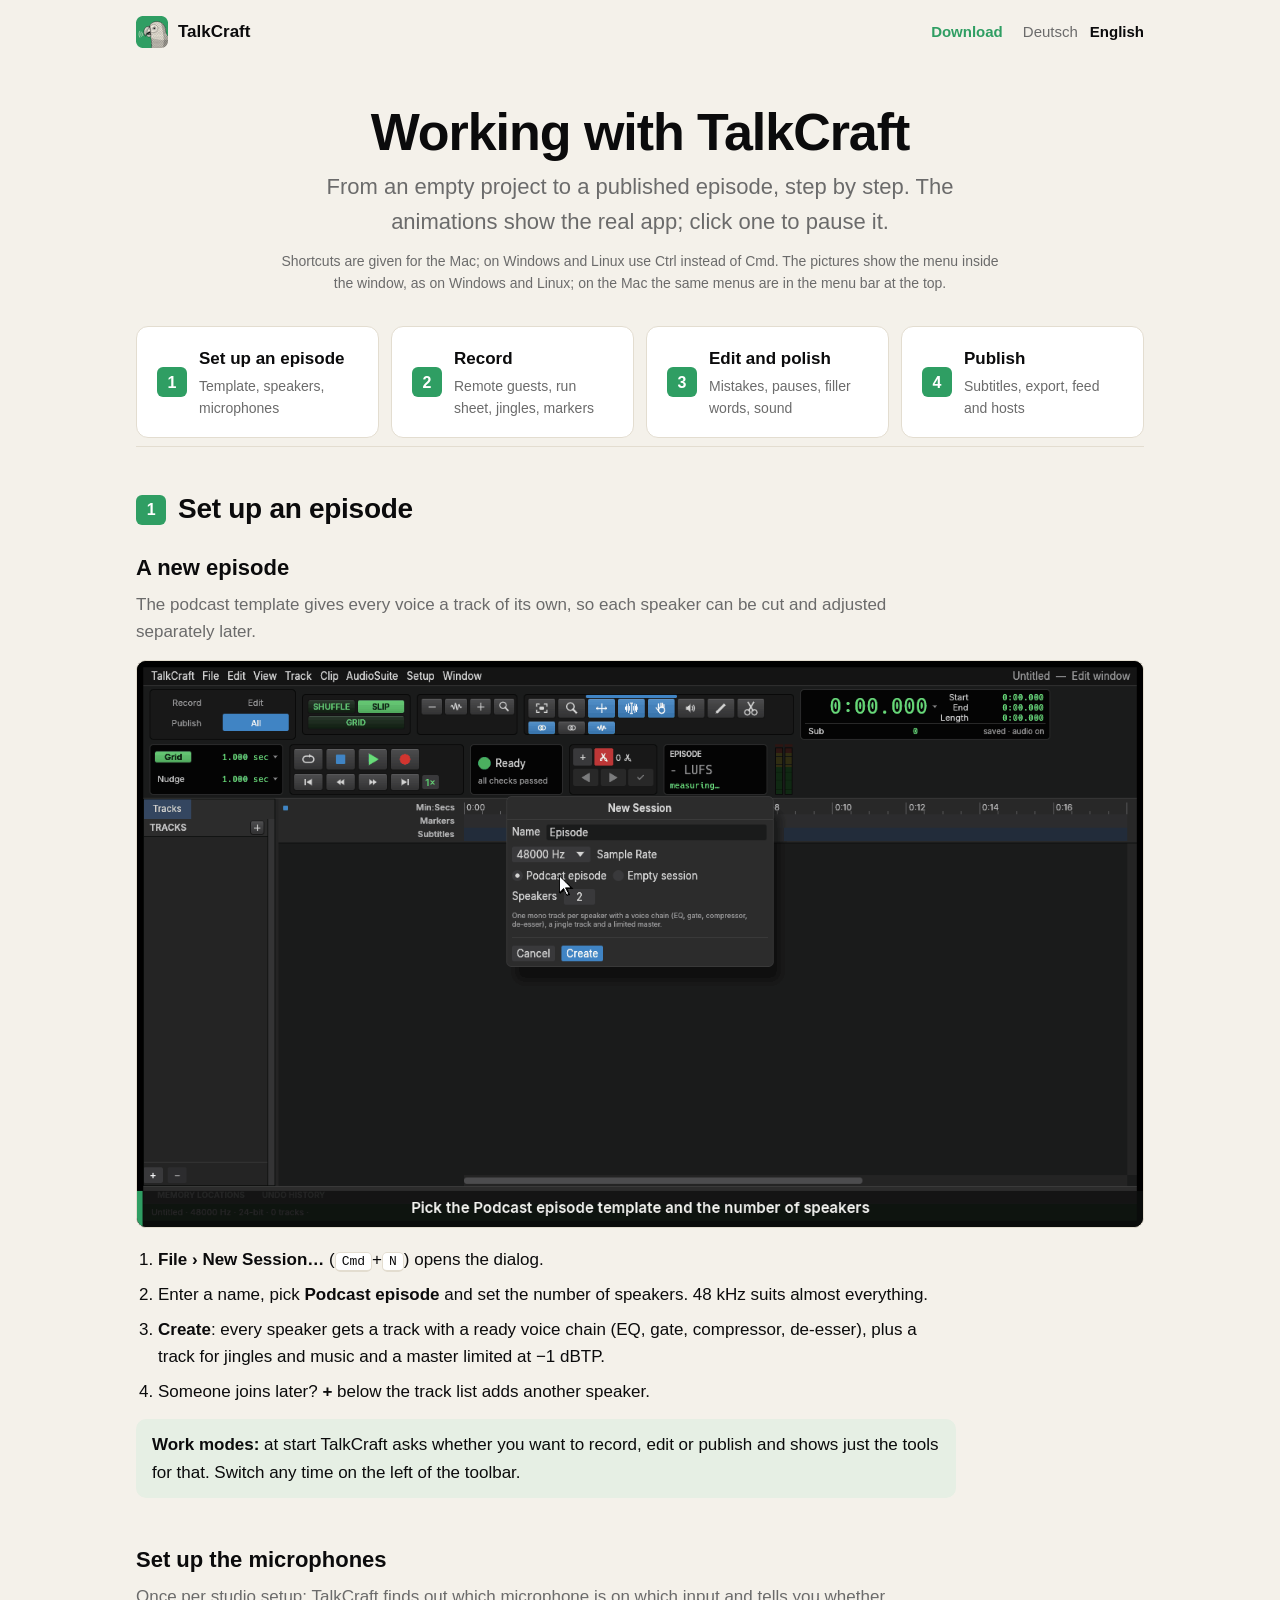
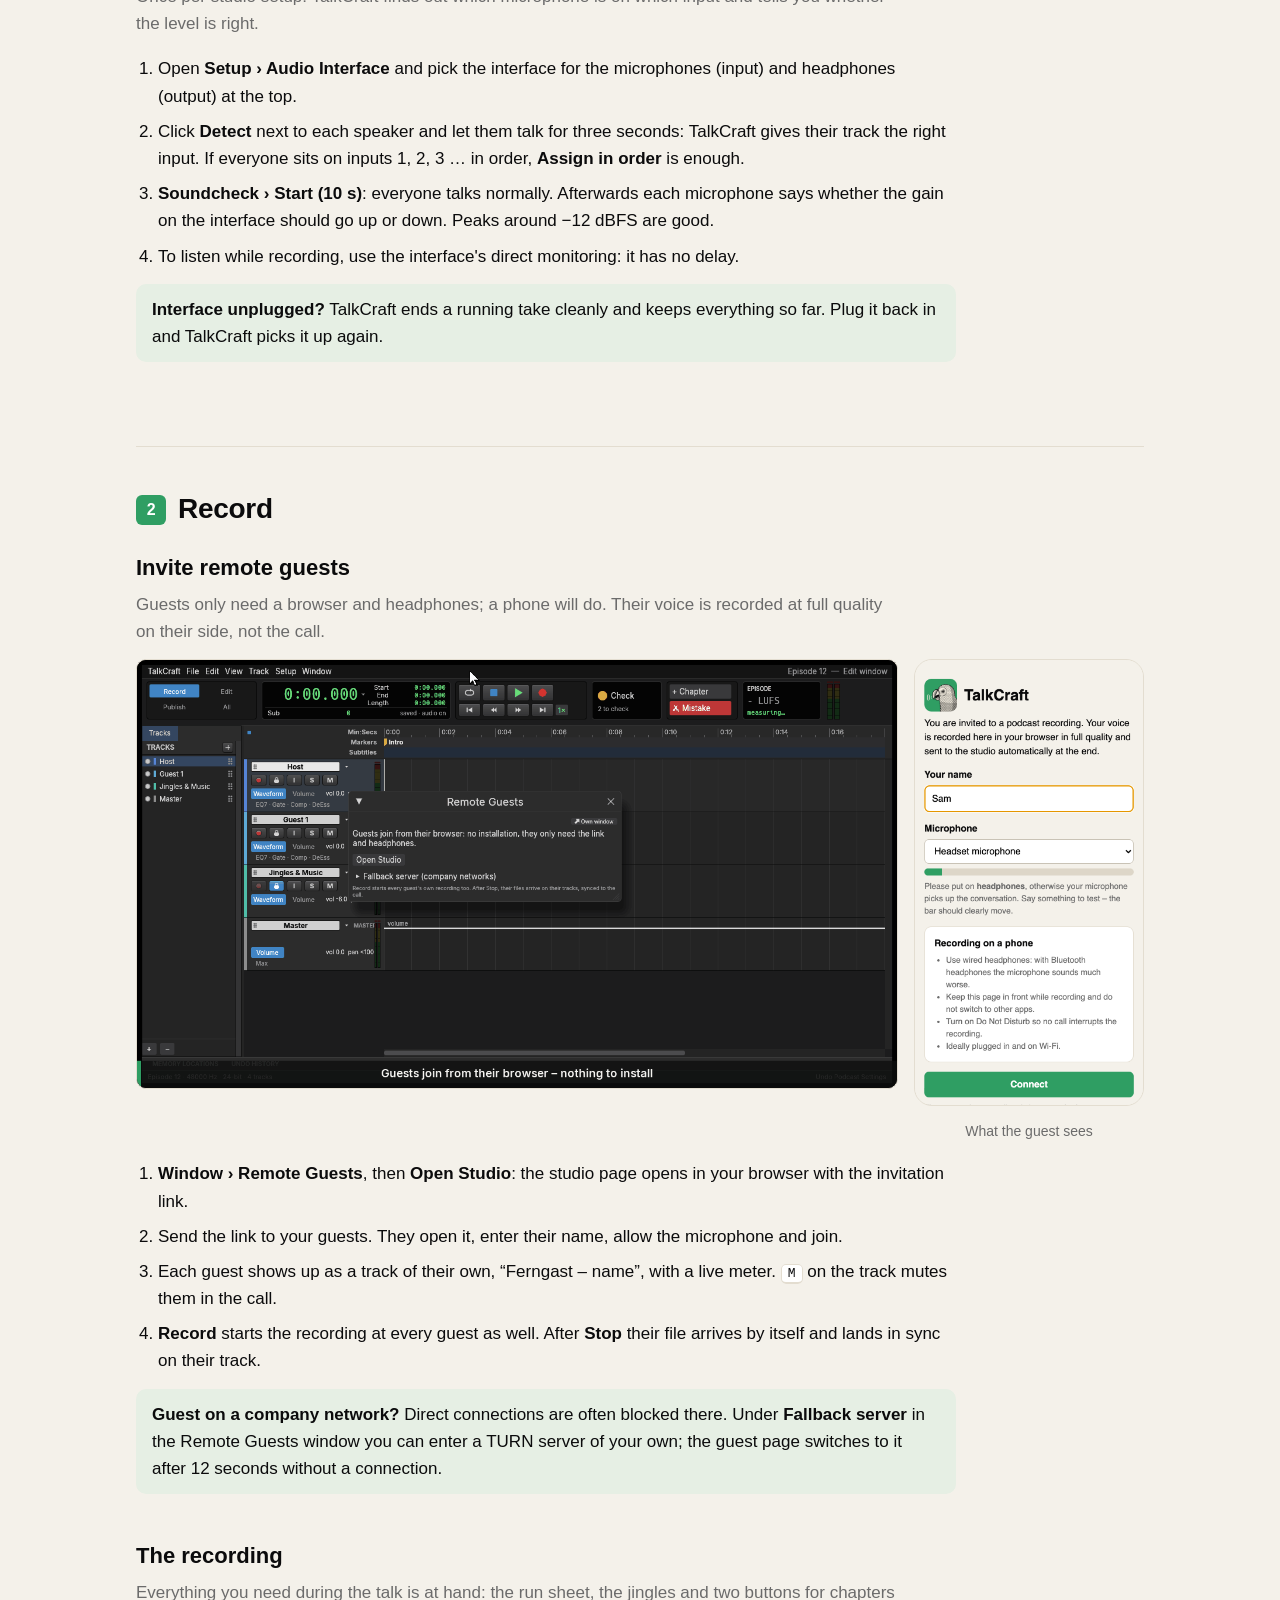
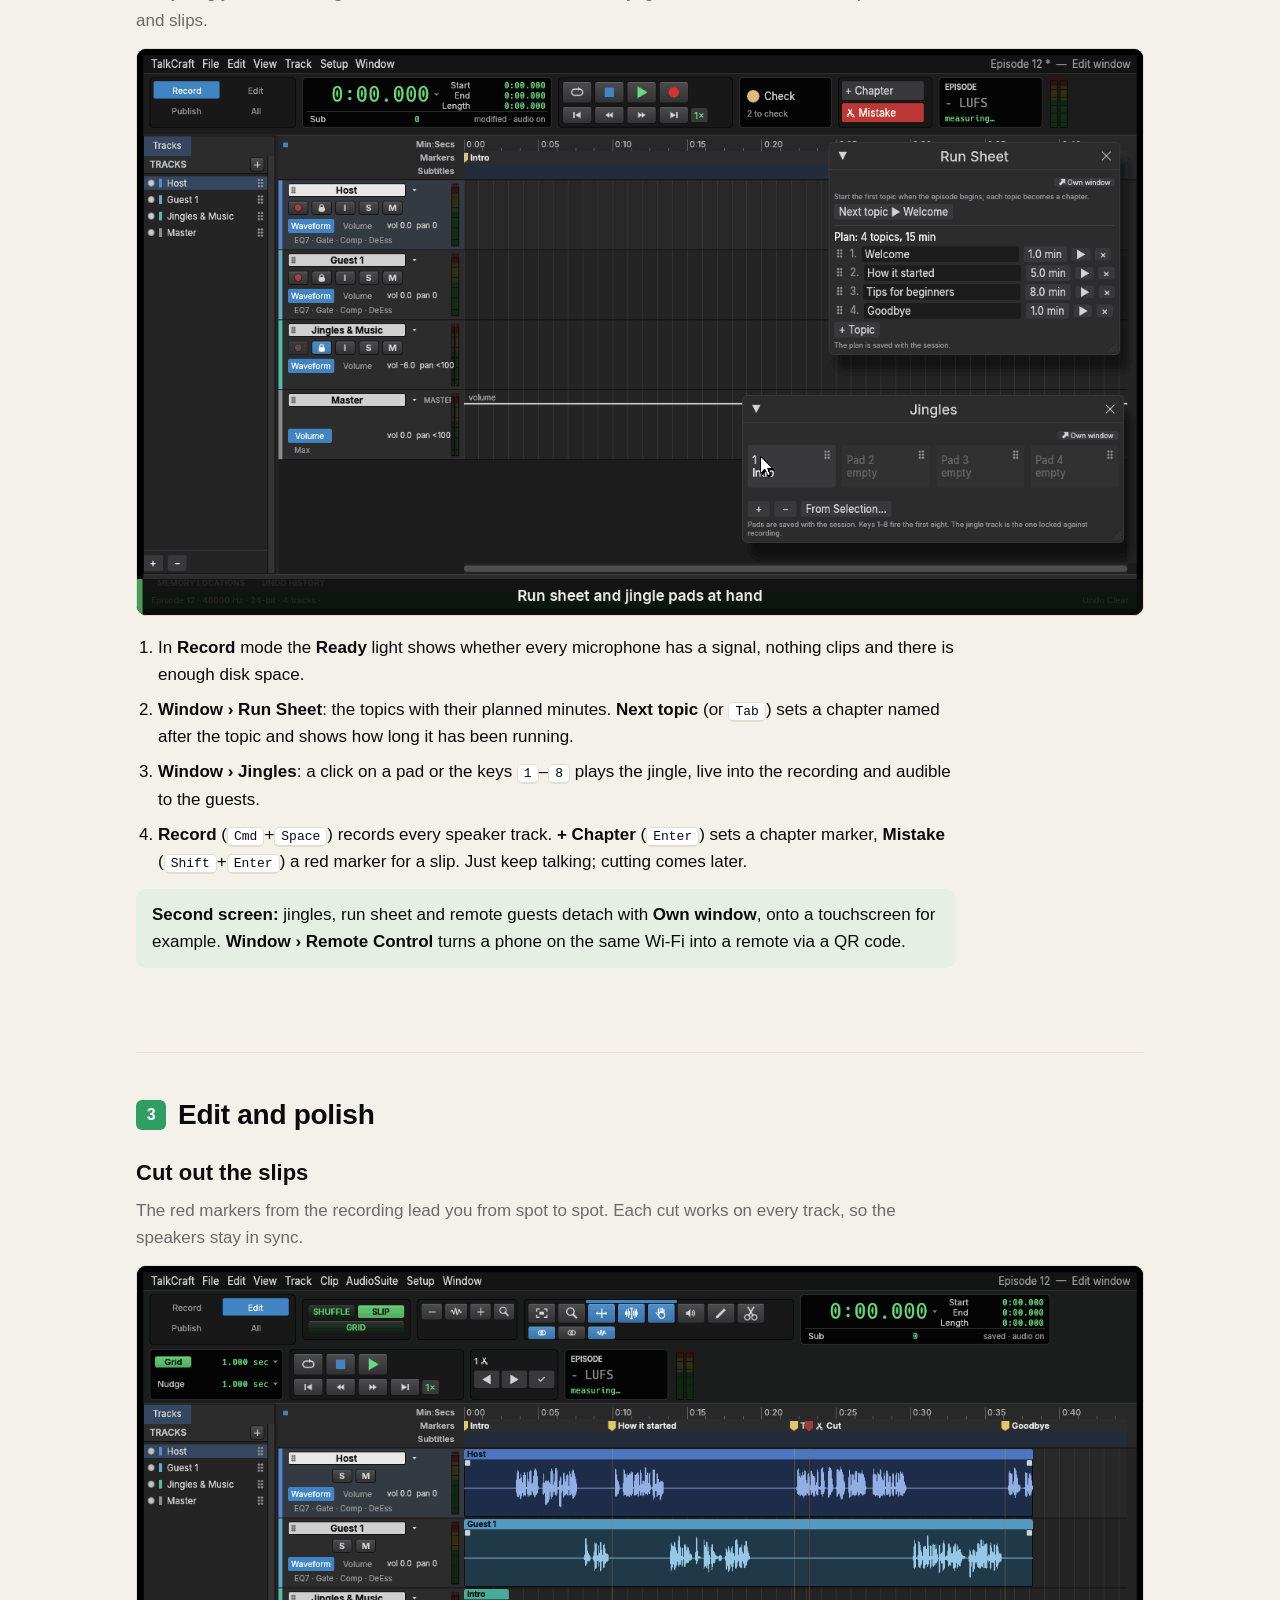
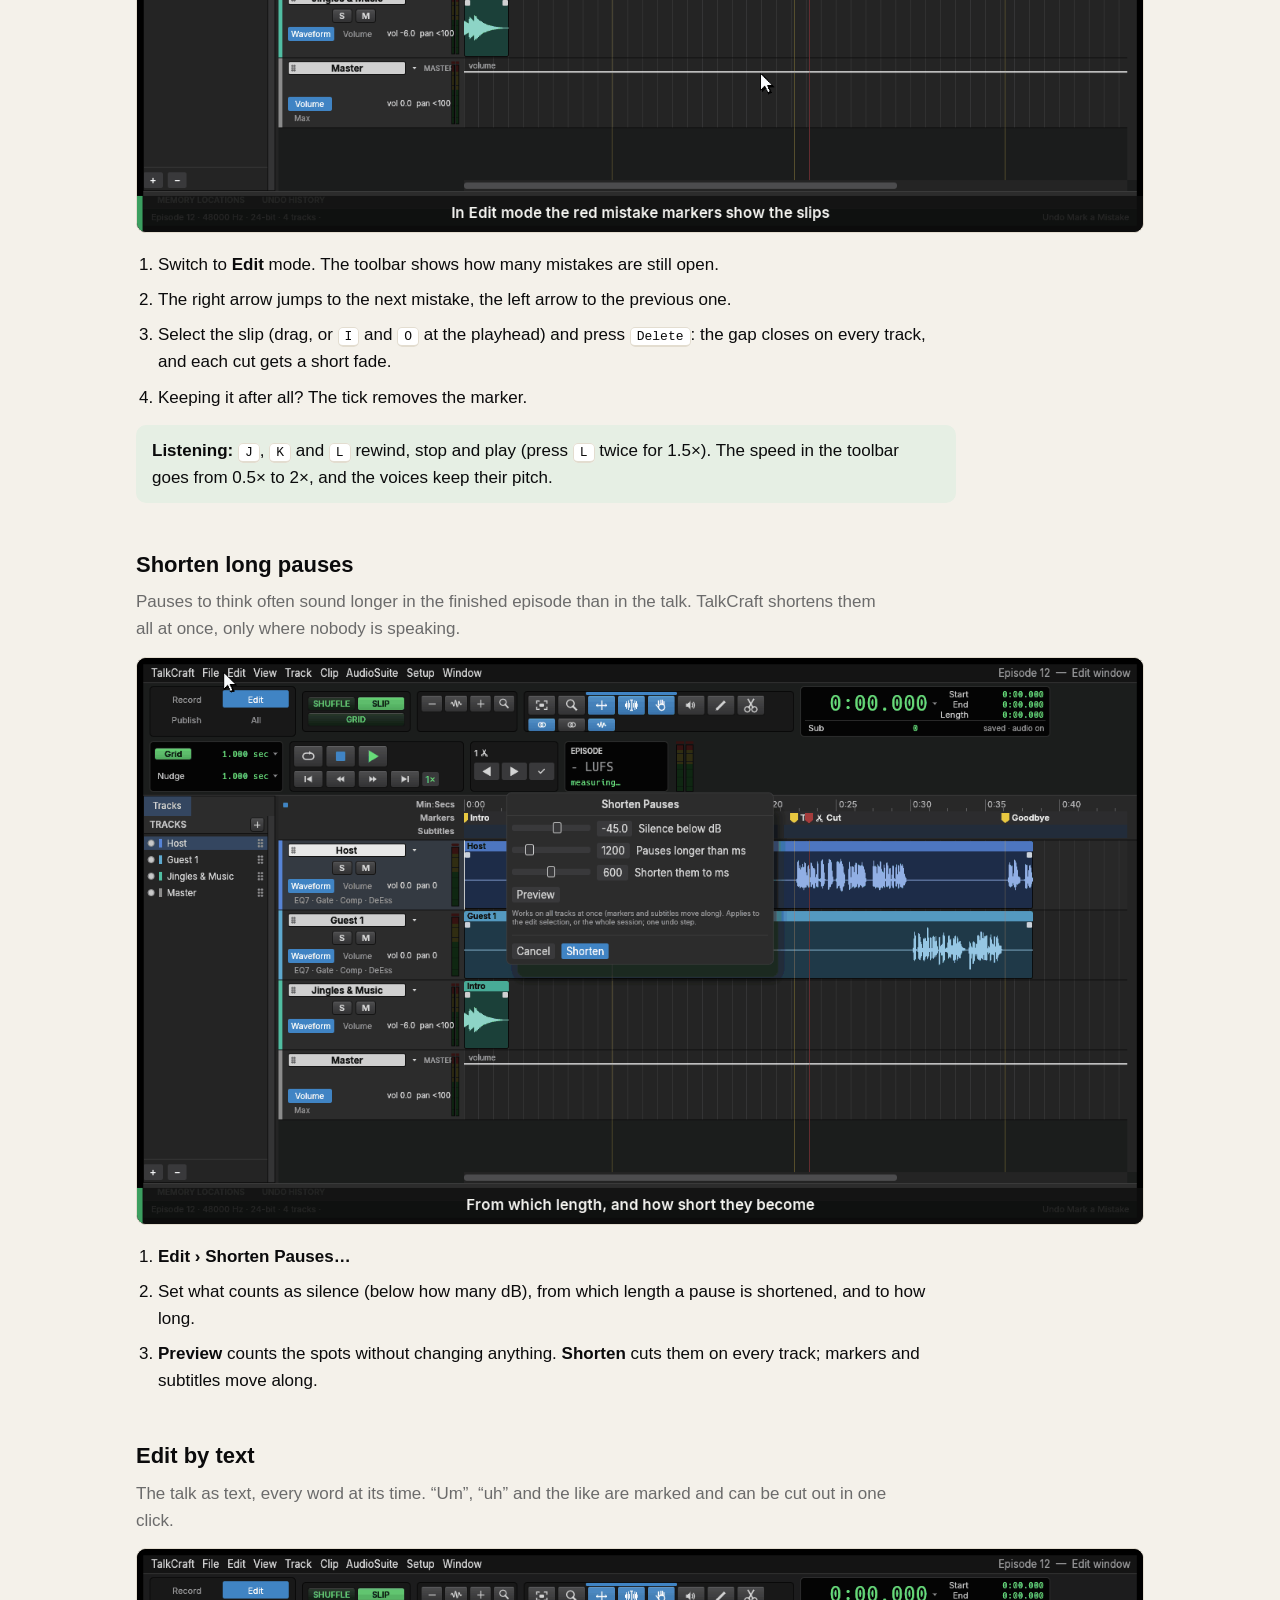
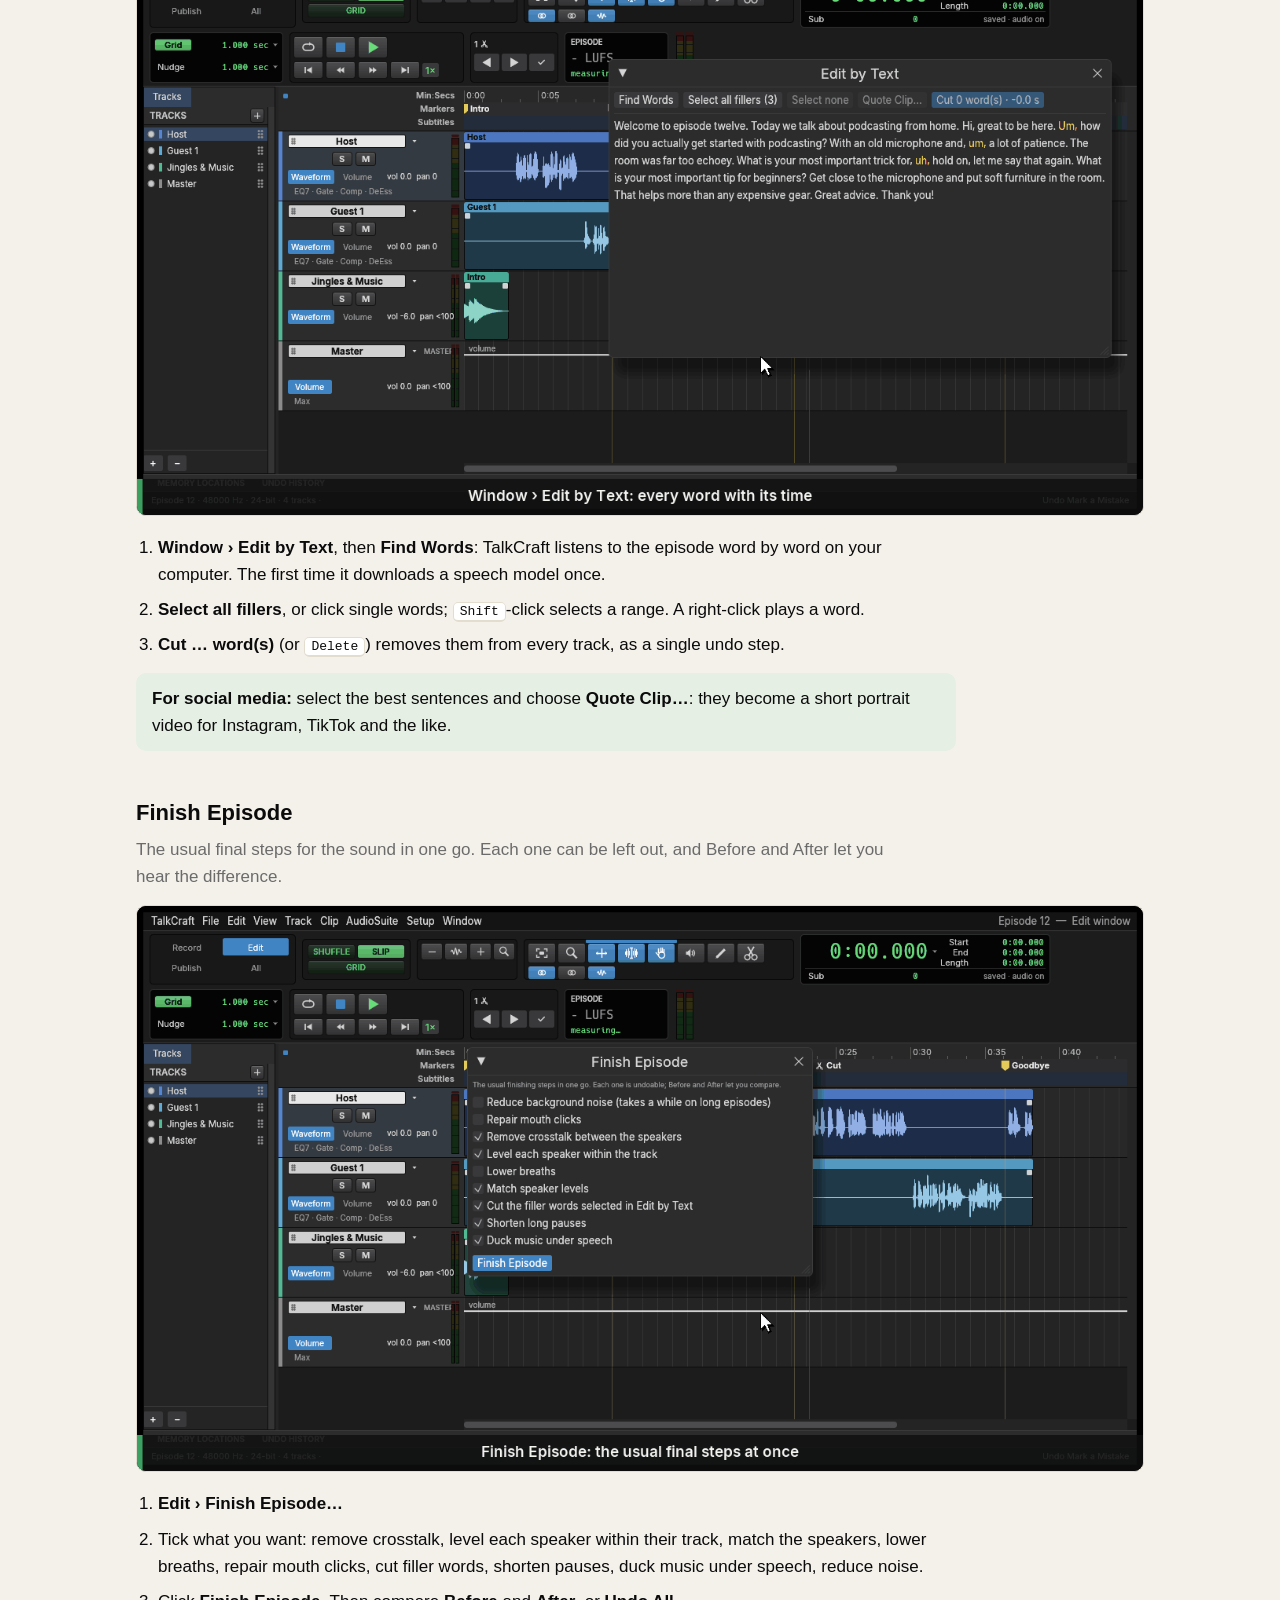
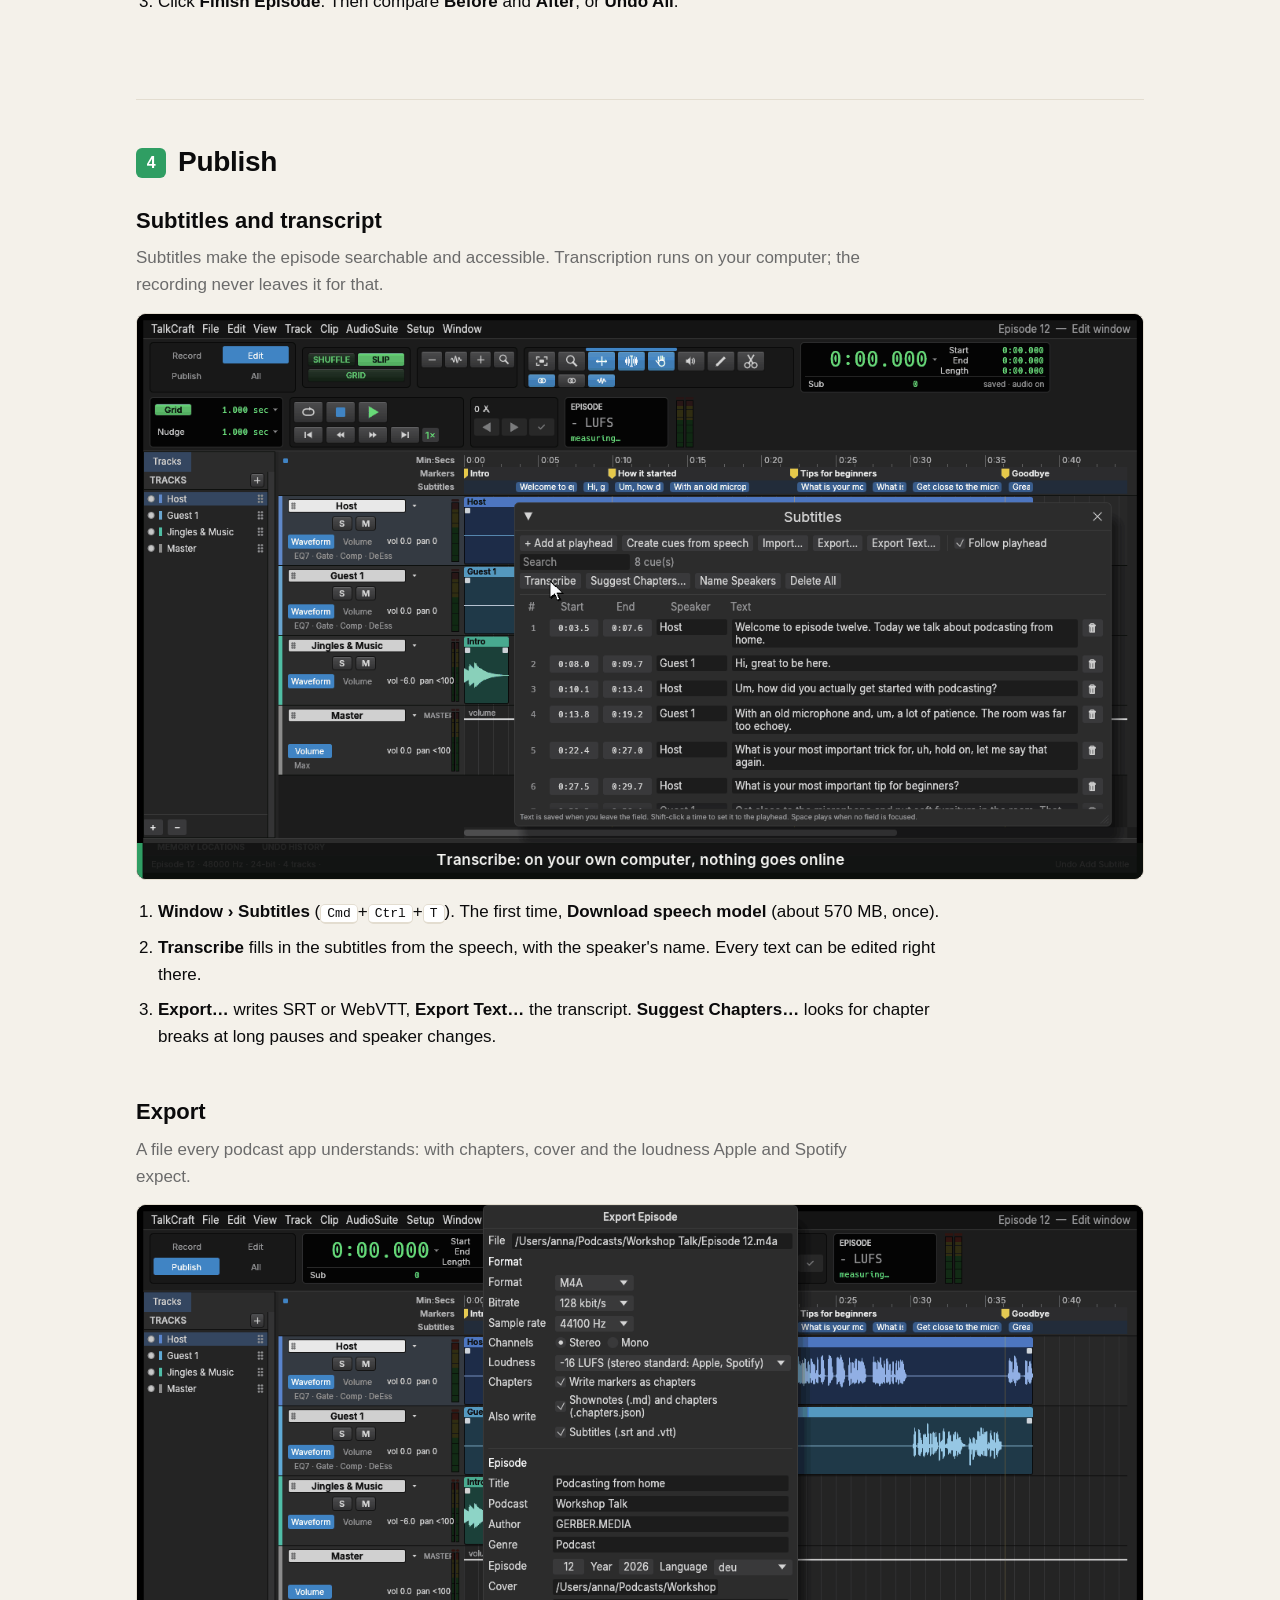
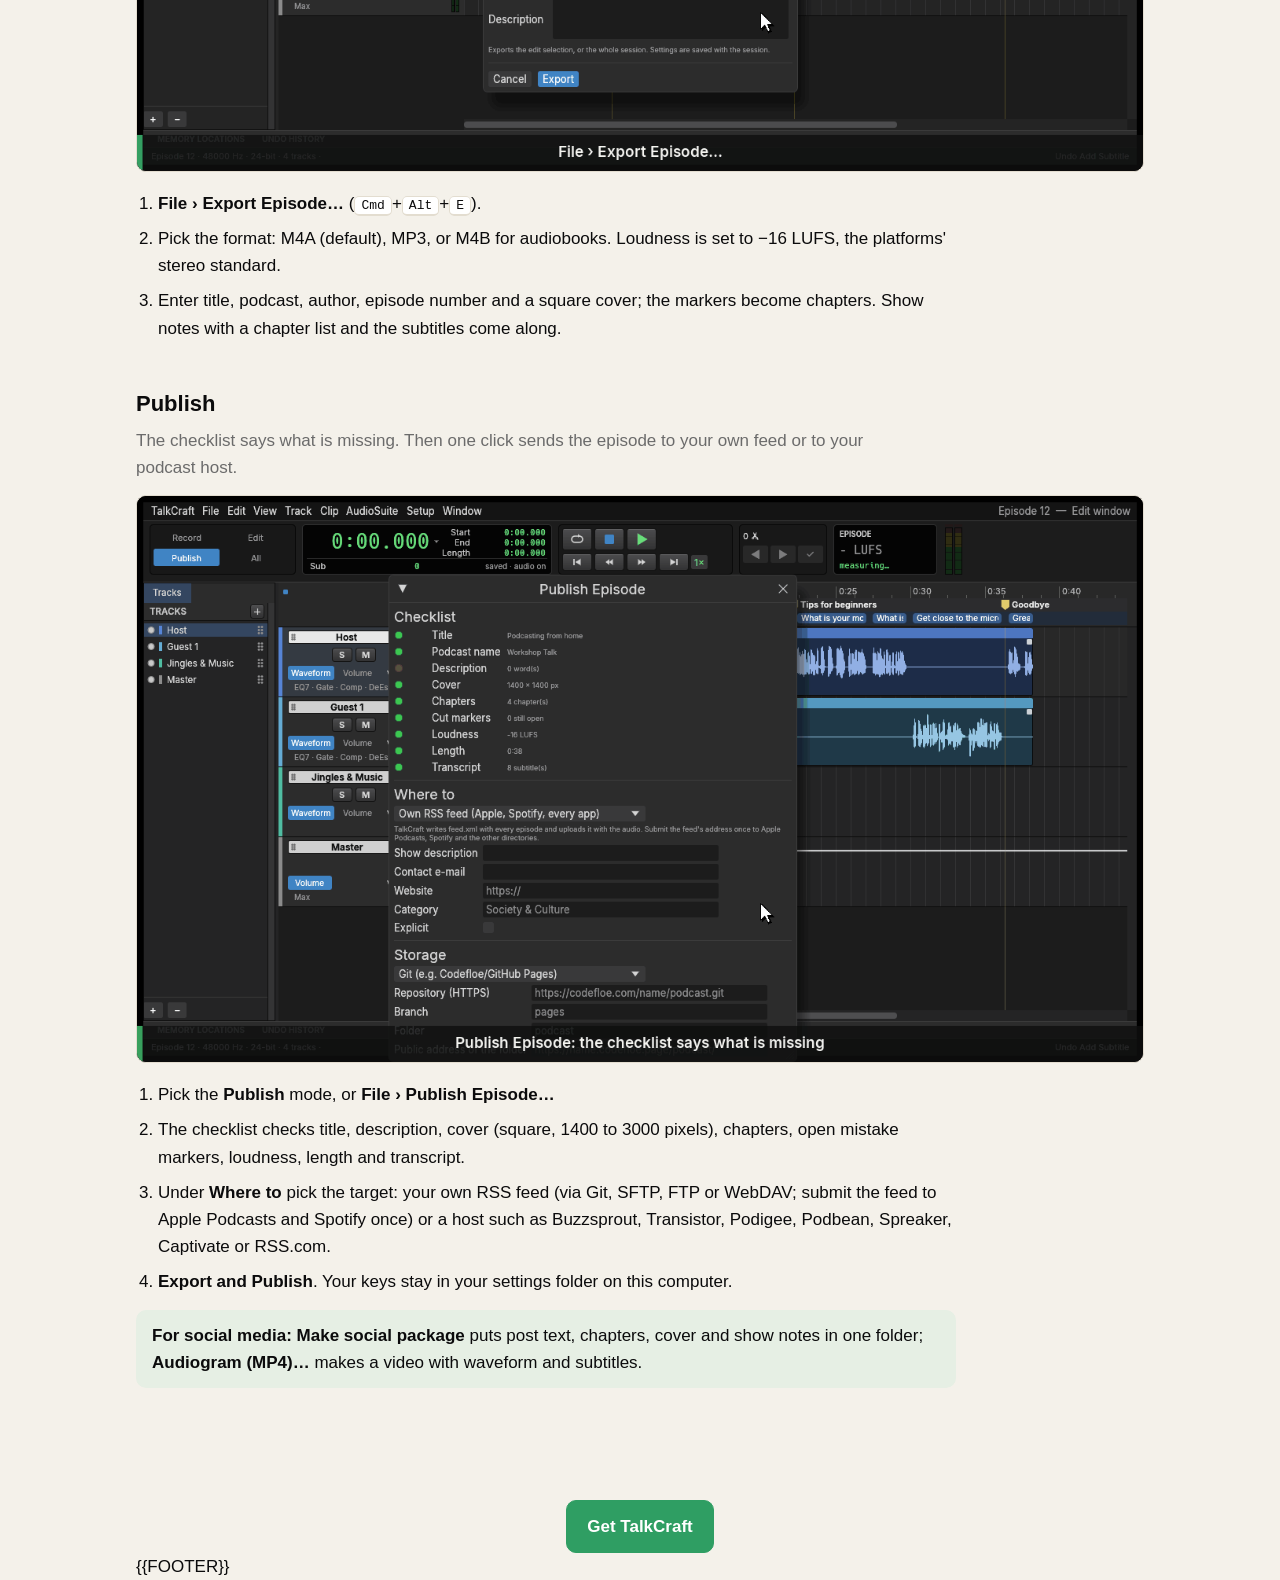
<file: site/anleitung/index.html>
<!doctype html>
<html lang="de" data-title-de="Anleitung – TalkCraft" data-title-en="Tutorial – TalkCraft">
<head>
<meta charset="utf-8">
<meta name="viewport" content="width=device-width, initial-scale=1">
<title>Anleitung – TalkCraft</title>
<meta name="description" content="So arbeitest du mit TalkCraft: Folge anlegen, Mikrofone einrichten, Ferngäste einladen, aufnehmen, schneiden, untertiteln, exportieren und veröffentlichen – Schritt für Schritt mit Animationen.">
<link rel="icon" href="../favicon.ico" sizes="any">
<link rel="icon" type="image/png" sizes="32x32" href="../favicon-32.png">
<link rel="apple-touch-icon" href="../apple-touch-icon.png">
<meta property="og:title" content="TalkCraft – Anleitung">
<meta property="og:description" content="Vom Mikrofon bis zum Feed, Schritt für Schritt.">
<meta property="og:image" content="https://talkcraft.gerber.media/icon-256.png">
<link rel="stylesheet" href="../style.css">
</head>
<body>
<div class="wrap">
<header class="top">
  <a class="brand" href="../"><img src="../favicon-32.png" alt="">TalkCraft</a>
  <nav class="lang"><a class="nav-link" href="../#downloads">Download</a><a href="?lang=de" data-set="de">Deutsch</a><a href="?lang=en" data-set="en">English</a></nav>
</header>

<div class="tut-hero">
  <h1><span data-lang="de">So arbeitest du mit TalkCraft</span><span data-lang="en">Working with TalkCraft</span></h1>
  <p class="tagline">
    <span data-lang="de">Vom leeren Projekt bis zur veröffentlichten Folge, Schritt für Schritt. Die Animationen zeigen die echte App; ein Klick darauf hält sie an.</span>
    <span data-lang="en">From an empty project to a published episode, step by step. The animations show the real app; click one to pause it.</span>
  </p>
  <p class="small">
    <span data-lang="de">Tastenkürzel stehen für den Mac; unter Windows und Linux nimmst du Strg statt Cmd. Die Bilder zeigen das Menü im Fenster, wie unter Windows und Linux; auf dem Mac stehen dieselben Menüs oben in der Menüleiste.</span>
    <span data-lang="en">Shortcuts are given for the Mac; on Windows and Linux use Ctrl instead of Cmd. The pictures show the menu inside the window, as on Windows and Linux; on the Mac the same menus are in the menu bar at the top.</span>
  </p>
</div>

<nav class="toc" aria-label="Inhalt">
  <a class="card" href="#anlegen"><span class="num">1</span>
    <b data-lang="de">Folge anlegen</b><b data-lang="en">Set up an episode</b>
    <span class="small" data-lang="de">Vorlage, Sprecher, Mikrofone</span><span class="small" data-lang="en">Template, speakers, microphones</span></a>
  <a class="card" href="#aufnehmen"><span class="num">2</span>
    <b data-lang="de">Aufnehmen</b><b data-lang="en">Record</b>
    <span class="small" data-lang="de">Ferngäste, Ablaufplan, Jingles, Marker</span><span class="small" data-lang="en">Remote guests, run sheet, jingles, markers</span></a>
  <a class="card" href="#schneiden"><span class="num">3</span>
    <b data-lang="de">Schneiden und aufbereiten</b><b data-lang="en">Edit and polish</b>
    <span class="small" data-lang="de">Fehler, Pausen, Füllwörter, Klang</span><span class="small" data-lang="en">Mistakes, pauses, filler words, sound</span></a>
  <a class="card" href="#veroeffentlichen"><span class="num">4</span>
    <b data-lang="de">Veröffentlichen</b><b data-lang="en">Publish</b>
    <span class="small" data-lang="de">Untertitel, Export, Feed und Hoster</span><span class="small" data-lang="en">Subtitles, export, feed and hosts</span></a>
</nav>

<!-- 1 ------------------------------------------------------------------------------------------ -->
<section class="chapter" id="anlegen">
  <h2><span class="num">1</span><span data-lang="de">Folge anlegen</span><span data-lang="en">Set up an episode</span></h2>

  <article class="step" id="neue-folge">
    <h3 data-lang="de">Eine neue Folge</h3><h3 data-lang="en">A new episode</h3>
    <p class="lead" data-lang="de">Die Podcast-Vorlage gibt jeder Stimme ihre eigene Spur. So lässt sich später jeder Sprecher für sich schneiden und im Klang anpassen.</p>
    <p class="lead" data-lang="en">The podcast template gives every voice a track of its own, so each speaker can be cut and adjusted separately later.</p>
    <figure class="anim" data-src="../media/tutorial/new-episode"><img alt="" width="1280" height="720" loading="lazy"></figure>
    <ol class="steps" data-lang="de">
      <li><b>Ablage › Neue Session …</b> (<kbd>Cmd</kbd>+<kbd>N</kbd>) öffnet den Dialog.</li>
      <li>Namen eingeben, <b>Podcast-Folge</b> wählen und die Zahl der Sprecher einstellen. 48 kHz passt fast immer.</li>
      <li><b>Anlegen</b>: Jeder Sprecher bekommt eine Spur mit fertiger Stimmkette (EQ, Gate, Kompressor, De-Esser), dazu eine Spur für Jingles und Musik und einen Master, der bei −1 dBTP begrenzt.</li>
      <li>Später noch jemand dazu? <b>+</b> unter der Spurliste fügt einen weiteren Sprecher hinzu.</li>
    </ol>
    <ol class="steps" data-lang="en">
      <li><b>File › New Session…</b> (<kbd>Cmd</kbd>+<kbd>N</kbd>) opens the dialog.</li>
      <li>Enter a name, pick <b>Podcast episode</b> and set the number of speakers. 48 kHz suits almost everything.</li>
      <li><b>Create</b>: every speaker gets a track with a ready voice chain (EQ, gate, compressor, de-esser), plus a track for jingles and music and a master limited at −1 dBTP.</li>
      <li>Someone joins later? <b>+</b> below the track list adds another speaker.</li>
    </ol>
    <p class="tip" data-lang="de"><b>Arbeitsmodi:</b> Beim Start fragt TalkCraft, ob du aufnehmen, schneiden oder veröffentlichen willst, und zeigt nur die Werkzeuge dafür. Umschalten geht jederzeit links in der Werkzeugleiste.</p>
    <p class="tip" data-lang="en"><b>Work modes:</b> at start TalkCraft asks whether you want to record, edit or publish and shows just the tools for that. Switch any time on the left of the toolbar.</p>
  </article>

  <article class="step" id="mikrofone">
    <h3 data-lang="de">Mikrofone einrichten</h3><h3 data-lang="en">Set up the microphones</h3>
    <p class="lead" data-lang="de">Einmal pro Studio-Aufbau: TalkCraft findet heraus, welches Mikrofon an welchem Eingang hängt, und sagt dir, ob der Pegel stimmt.</p>
    <p class="lead" data-lang="en">Once per studio setup: TalkCraft finds out which microphone is on which input and tells you whether the level is right.</p>
    <ol class="steps" data-lang="de">
      <li><b>Einstellungen › Audio-Interface</b> öffnen und oben das Interface für Mikrofone (Eingang) und Kopfhörer (Ausgang) wählen.</li>
      <li>Bei jedem Sprecher <b>Erkennen</b> klicken und ihn drei Sekunden sprechen lassen: TalkCraft ordnet seiner Spur den richtigen Eingang zu. Sitzen alle der Reihe nach an Eingang 1, 2, 3 …, genügt <b>Der Reihe nach zuordnen</b>.</li>
      <li><b>Soundcheck › Starten (10 s)</b>: Alle sprechen ganz normal. Danach steht bei jedem Mikrofon, ob der Gain am Interface hoch oder runter muss. Gut sind Spitzen um −12 dBFS.</li>
      <li>Zum Mithören die Direktüberwachung (Direct Monitoring) des Interfaces nutzen: Sie hat keine Verzögerung.</li>
    </ol>
    <ol class="steps" data-lang="en">
      <li>Open <b>Setup › Audio Interface</b> and pick the interface for the microphones (input) and headphones (output) at the top.</li>
      <li>Click <b>Detect</b> next to each speaker and let them talk for three seconds: TalkCraft gives their track the right input. If everyone sits on inputs 1, 2, 3 … in order, <b>Assign in order</b> is enough.</li>
      <li><b>Soundcheck › Start (10 s)</b>: everyone talks normally. Afterwards each microphone says whether the gain on the interface should go up or down. Peaks around −12 dBFS are good.</li>
      <li>To listen while recording, use the interface's direct monitoring: it has no delay.</li>
    </ol>
    <p class="tip" data-lang="de"><b>Interface abgezogen?</b> Dann beendet TalkCraft eine laufende Aufnahme sauber und behält alles bis dahin. Wird es wieder eingesteckt, nimmt TalkCraft es von selbst wieder.</p>
    <p class="tip" data-lang="en"><b>Interface unplugged?</b> TalkCraft ends a running take cleanly and keeps everything so far. Plug it back in and TalkCraft picks it up again.</p>
  </article>
</section>

<!-- 2 ------------------------------------------------------------------------------------------ -->
<section class="chapter" id="aufnehmen">
  <h2><span class="num">2</span><span data-lang="de">Aufnehmen</span><span data-lang="en">Record</span></h2>

  <article class="step" id="fernaeste">
    <h3 data-lang="de">Ferngäste einladen</h3><h3 data-lang="en">Invite remote guests</h3>
    <p class="lead" data-lang="de">Gäste brauchen nur einen Browser und Kopfhörer, auch das Handy reicht. Ihre Stimme wird bei ihnen in voller Qualität aufgenommen, nicht die Leitung.</p>
    <p class="lead" data-lang="en">Guests only need a browser and headphones; a phone will do. Their voice is recorded at full quality on their side, not the call.</p>
    <div class="pair">
      <figure class="anim" data-src="../media/tutorial/remote-guests"><img alt="" width="1280" height="720" loading="lazy"></figure>
      <figure class="phone"><img data-lang="de" src="../media/tutorial/guest-page-de.png" width="390" height="760" loading="lazy" alt="Die Gästeseite auf dem Handy: Name, Mikrofon und Tipps für die Aufnahme mit dem Handy"><img data-lang="en" src="../media/tutorial/guest-page-en.png" width="390" height="760" loading="lazy" alt="The guest page on a phone: name, microphone and tips for recording on a phone">
        <figcaption><span data-lang="de">So sieht es beim Gast aus</span><span data-lang="en">What the guest sees</span></figcaption></figure>
    </div>
    <ol class="steps" data-lang="de">
      <li><b>Fenster › Ferngäste</b> und dort <b>Studio öffnen</b>: Im Browser öffnet sich die Studio-Seite mit dem Einladungslink.</li>
      <li>Den Link an die Gäste schicken. Sie öffnen ihn, tragen ihren Namen ein, erlauben das Mikrofon und treten bei.</li>
      <li>Jeder Gast erscheint als eigene Spur „Ferngast – Name“ mit Live-Pegel. <kbd>M</kbd> auf der Spur schaltet ihn im Gespräch stumm.</li>
      <li><b>Record</b> startet auch bei jedem Gast die Aufnahme. Nach <b>Stop</b> kommt seine Datei von selbst und liegt passend zum Gespräch auf seiner Spur.</li>
    </ol>
    <ol class="steps" data-lang="en">
      <li><b>Window › Remote Guests</b>, then <b>Open Studio</b>: the studio page opens in your browser with the invitation link.</li>
      <li>Send the link to your guests. They open it, enter their name, allow the microphone and join.</li>
      <li>Each guest shows up as a track of their own, “Ferngast – name”, with a live meter. <kbd>M</kbd> on the track mutes them in the call.</li>
      <li><b>Record</b> starts the recording at every guest as well. After <b>Stop</b> their file arrives by itself and lands in sync on their track.</li>
    </ol>
    <p class="tip" data-lang="de"><b>Gast im Firmennetz?</b> Dort ist die direkte Verbindung oft gesperrt. Unter <b>Ausweich-Server</b> im Fenster Ferngäste lässt sich ein eigener TURN-Server eintragen; die Gästeseite wechselt nach 12 Sekunden ohne Verbindung dorthin.</p>
    <p class="tip" data-lang="en"><b>Guest on a company network?</b> Direct connections are often blocked there. Under <b>Fallback server</b> in the Remote Guests window you can enter a TURN server of your own; the guest page switches to it after 12 seconds without a connection.</p>
  </article>

  <article class="step" id="aufnahme">
    <h3 data-lang="de">Die Aufnahme</h3><h3 data-lang="en">The recording</h3>
    <p class="lead" data-lang="de">Alles, was du während des Gesprächs brauchst, liegt griffbereit: der Ablaufplan, die Jingles und zwei Knöpfe für Kapitel und Versprecher.</p>
    <p class="lead" data-lang="en">Everything you need during the talk is at hand: the run sheet, the jingles and two buttons for chapters and slips.</p>
    <figure class="anim" data-src="../media/tutorial/recording"><img alt="" width="1280" height="720" loading="lazy"></figure>
    <ol class="steps" data-lang="de">
      <li>Im Modus <b>Aufnehmen</b> zeigt die Ampel <b>Startklar</b>, ob jedes Mikrofon Signal hat, nichts übersteuert und genug Speicher frei ist.</li>
      <li><b>Fenster › Ablaufplan</b>: die Themen mit geplanten Minuten. <b>Nächstes Thema</b> (oder <kbd>Tab</kbd>) setzt ein Kapitel mit dem Namen des Themas und zeigt, wie lange es schon läuft.</li>
      <li><b>Fenster › Jingles</b>: Ein Klick auf ein Pad oder die Tasten <kbd>1</kbd>–<kbd>8</kbd> spielt das Jingle ab, live in die Aufnahme und für die Gäste hörbar.</li>
      <li><b>Record</b> (<kbd>Cmd</kbd>+<kbd>Leertaste</kbd>) nimmt alle Sprecherspuren auf. <b>+ Kapitel</b> (<kbd>Enter</kbd>) setzt einen Kapitelmarker, <b>Fehler</b> (<kbd>Umschalt</kbd>+<kbd>Enter</kbd>) einen roten Marker für einen Versprecher. Einfach weiterreden; geschnitten wird später.</li>
    </ol>
    <ol class="steps" data-lang="en">
      <li>In <b>Record</b> mode the <b>Ready</b> light shows whether every microphone has a signal, nothing clips and there is enough disk space.</li>
      <li><b>Window › Run Sheet</b>: the topics with their planned minutes. <b>Next topic</b> (or <kbd>Tab</kbd>) sets a chapter named after the topic and shows how long it has been running.</li>
      <li><b>Window › Jingles</b>: a click on a pad or the keys <kbd>1</kbd>–<kbd>8</kbd> plays the jingle, live into the recording and audible to the guests.</li>
      <li><b>Record</b> (<kbd>Cmd</kbd>+<kbd>Space</kbd>) records every speaker track. <b>+ Chapter</b> (<kbd>Enter</kbd>) sets a chapter marker, <b>Mistake</b> (<kbd>Shift</kbd>+<kbd>Enter</kbd>) a red marker for a slip. Just keep talking; cutting comes later.</li>
    </ol>
    <p class="tip" data-lang="de"><b>Zweiter Bildschirm:</b> Jingles, Ablaufplan und Ferngäste lassen sich mit <b>Eigenes Fenster</b> herauslösen, etwa auf einen Touchscreen. Unter <b>Fenster › Fernbedienung</b> wird ein Handy im selben WLAN per QR-Code zur Fernbedienung.</p>
    <p class="tip" data-lang="en"><b>Second screen:</b> jingles, run sheet and remote guests detach with <b>Own window</b>, onto a touchscreen for example. <b>Window › Remote Control</b> turns a phone on the same Wi-Fi into a remote via a QR code.</p>
  </article>
</section>

<!-- 3 ------------------------------------------------------------------------------------------ -->
<section class="chapter" id="schneiden">
  <h2><span class="num">3</span><span data-lang="de">Schneiden und aufbereiten</span><span data-lang="en">Edit and polish</span></h2>

  <article class="step" id="fehler">
    <h3 data-lang="de">Versprecher herausschneiden</h3><h3 data-lang="en">Cut out the slips</h3>
    <p class="lead" data-lang="de">Die roten Marker aus der Aufnahme führen dich von Stelle zu Stelle. Jeder Schnitt wirkt auf alle Spuren, damit die Sprecher synchron bleiben.</p>
    <p class="lead" data-lang="en">The red markers from the recording lead you from spot to spot. Each cut works on every track, so the speakers stay in sync.</p>
    <figure class="anim" data-src="../media/tutorial/mistakes"><img alt="" width="1280" height="720" loading="lazy"></figure>
    <ol class="steps" data-lang="de">
      <li>In den Modus <b>Schneiden</b> wechseln. In der Werkzeugleiste steht, wie viele Fehler noch offen sind.</li>
      <li>Der Pfeil nach rechts springt zum nächsten Fehler, der Pfeil nach links zum vorigen.</li>
      <li>Den Versprecher auswählen (ziehen, oder <kbd>I</kbd> und <kbd>O</kbd> an der Abspielposition) und mit <kbd>Entf</kbd> löschen: Die Lücke schließt sich auf allen Spuren, jeder Schnitt bekommt eine kurze Blende.</li>
      <li>Bleibt die Stelle doch drin, hakt der Haken den Marker ab.</li>
    </ol>
    <ol class="steps" data-lang="en">
      <li>Switch to <b>Edit</b> mode. The toolbar shows how many mistakes are still open.</li>
      <li>The right arrow jumps to the next mistake, the left arrow to the previous one.</li>
      <li>Select the slip (drag, or <kbd>I</kbd> and <kbd>O</kbd> at the playhead) and press <kbd>Delete</kbd>: the gap closes on every track, and each cut gets a short fade.</li>
      <li>Keeping it after all? The tick removes the marker.</li>
    </ol>
    <p class="tip" data-lang="de"><b>Zum Abhören:</b> <kbd>J</kbd>, <kbd>K</kbd> und <kbd>L</kbd> spulen zurück, halten an und spielen ab (zweimal <kbd>L</kbd> für 1,5-fach). Die Geschwindigkeit in der Werkzeugleiste geht von 0,5× bis 2×, die Stimmen behalten ihre Tonhöhe.</p>
    <p class="tip" data-lang="en"><b>Listening:</b> <kbd>J</kbd>, <kbd>K</kbd> and <kbd>L</kbd> rewind, stop and play (press <kbd>L</kbd> twice for 1.5×). The speed in the toolbar goes from 0.5× to 2×, and the voices keep their pitch.</p>
  </article>

  <article class="step" id="pausen">
    <h3 data-lang="de">Lange Pausen kürzen</h3><h3 data-lang="en">Shorten long pauses</h3>
    <p class="lead" data-lang="de">Nachdenkpausen klingen in der fertigen Folge oft länger als im Gespräch. TalkCraft kürzt sie alle auf einmal, nur dort, wo wirklich niemand spricht.</p>
    <p class="lead" data-lang="en">Pauses to think often sound longer in the finished episode than in the talk. TalkCraft shortens them all at once, only where nobody is speaking.</p>
    <figure class="anim" data-src="../media/tutorial/pauses"><img alt="" width="1280" height="720" loading="lazy"></figure>
    <ol class="steps" data-lang="de">
      <li><b>Bearbeiten › Pausen kürzen …</b></li>
      <li>Einstellen, was als Stille zählt (unter wie viel dB), ab welcher Länge eine Pause gekürzt wird und auf wie lang.</li>
      <li><b>Vorschau</b> zählt die Stellen, ohne etwas zu ändern. <b>Kürzen</b> schneidet sie auf allen Spuren; Marker und Untertitel rücken mit.</li>
    </ol>
    <ol class="steps" data-lang="en">
      <li><b>Edit › Shorten Pauses…</b></li>
      <li>Set what counts as silence (below how many dB), from which length a pause is shortened, and to how long.</li>
      <li><b>Preview</b> counts the spots without changing anything. <b>Shorten</b> cuts them on every track; markers and subtitles move along.</li>
    </ol>
  </article>

  <article class="step" id="schnitt-am-text">
    <h3 data-lang="de">Schnitt am Text</h3><h3 data-lang="en">Edit by text</h3>
    <p class="lead" data-lang="de">Das Gespräch als Text, mit jedem Wort an seiner Zeit. „Ähm“, „äh“ und Co. sind markiert und lassen sich mit einem Klick herausschneiden.</p>
    <p class="lead" data-lang="en">The talk as text, every word at its time. “Um”, “uh” and the like are marked and can be cut out in one click.</p>
    <figure class="anim" data-src="../media/tutorial/text-edit"><img alt="" width="1280" height="720" loading="lazy"></figure>
    <ol class="steps" data-lang="de">
      <li><b>Fenster › Schnitt am Text</b> und <b>Wörter finden</b>: TalkCraft hört die Folge auf deinem Rechner Wort für Wort durch. Beim ersten Mal lädt es dafür einmalig ein Sprachmodell.</li>
      <li><b>Alle Füllwörter auswählen</b>, oder einzelne Wörter anklicken; <kbd>Umschalt</kbd>-Klick wählt einen Bereich. Ein Rechtsklick spielt ein Wort ab.</li>
      <li><b>… Wörter schneiden</b> (oder <kbd>Entf</kbd>) entfernt sie aus allen Spuren, als ein einziger Rückgängig-Schritt.</li>
    </ol>
    <ol class="steps" data-lang="en">
      <li><b>Window › Edit by Text</b>, then <b>Find Words</b>: TalkCraft listens to the episode word by word on your computer. The first time it downloads a speech model once.</li>
      <li><b>Select all fillers</b>, or click single words; <kbd>Shift</kbd>-click selects a range. A right-click plays a word.</li>
      <li><b>Cut … word(s)</b> (or <kbd>Delete</kbd>) removes them from every track, as a single undo step.</li>
    </ol>
    <p class="tip" data-lang="de"><b>Für Social Media:</b> Die besten Sätze markieren und <b>Zitat-Clip …</b> wählen: Daraus wird ein kurzes Video im Hochformat für Instagram, TikTok und Co.</p>
    <p class="tip" data-lang="en"><b>For social media:</b> select the best sentences and choose <b>Quote Clip…</b>: they become a short portrait video for Instagram, TikTok and the like.</p>
  </article>

  <article class="step" id="fertig-machen">
    <h3 data-lang="de">Folge fertig machen</h3><h3 data-lang="en">Finish Episode</h3>
    <p class="lead" data-lang="de">Die üblichen Schlussschritte für den Klang in einem Durchgang. Jeder lässt sich abwählen, und mit Vorher und Nachher hörst du den Unterschied.</p>
    <p class="lead" data-lang="en">The usual final steps for the sound in one go. Each one can be left out, and Before and After let you hear the difference.</p>
    <figure class="anim" data-src="../media/tutorial/finish"><img alt="" width="1280" height="720" loading="lazy"></figure>
    <ol class="steps" data-lang="de">
      <li><b>Bearbeiten › Folge fertig machen …</b></li>
      <li>Häkchen setzen: Übersprechen entfernen, jeden Sprecher in sich ausgleichen, Sprecher aneinander angleichen, Atmer absenken, Mundgeräusche reparieren, Füllwörter schneiden, Pausen kürzen, Musik unter Sprache absenken, Rauschen mindern.</li>
      <li><b>Folge fertig machen</b> klicken. Danach mit <b>Vorher</b> und <b>Nachher</b> vergleichen, oder <b>Alles zurücknehmen</b>.</li>
    </ol>
    <ol class="steps" data-lang="en">
      <li><b>Edit › Finish Episode…</b></li>
      <li>Tick what you want: remove crosstalk, level each speaker within their track, match the speakers, lower breaths, repair mouth clicks, cut filler words, shorten pauses, duck music under speech, reduce noise.</li>
      <li>Click <b>Finish Episode</b>. Then compare <b>Before</b> and <b>After</b>, or <b>Undo All</b>.</li>
    </ol>
  </article>
</section>

<!-- 4 ------------------------------------------------------------------------------------------ -->
<section class="chapter" id="veroeffentlichen">
  <h2><span class="num">4</span><span data-lang="de">Veröffentlichen</span><span data-lang="en">Publish</span></h2>

  <article class="step" id="untertitel">
    <h3 data-lang="de">Untertitel und Transkript</h3><h3 data-lang="en">Subtitles and transcript</h3>
    <p class="lead" data-lang="de">Untertitel machen die Folge durchsuchbar und barrierefrei. Die Transkription läuft auf deinem Rechner, die Aufnahme verlässt ihn dafür nicht.</p>
    <p class="lead" data-lang="en">Subtitles make the episode searchable and accessible. Transcription runs on your computer; the recording never leaves it for that.</p>
    <figure class="anim" data-src="../media/tutorial/subtitles"><img alt="" width="1280" height="720" loading="lazy"></figure>
    <ol class="steps" data-lang="de">
      <li><b>Fenster › Untertitel</b> (<kbd>Cmd</kbd>+<kbd>Ctrl</kbd>+<kbd>T</kbd>). Beim ersten Mal <b>Sprachmodell laden</b> (rund 570 MB, einmalig).</li>
      <li><b>Transkribieren</b> füllt die Untertitel aus der Sprache, mit dem Namen des Sprechers. Jeder Text lässt sich direkt bearbeiten.</li>
      <li><b>Exportieren …</b> schreibt SRT oder WebVTT, <b>Als Text exportieren …</b> das Transkript. <b>Kapitel vorschlagen …</b> sucht Kapitelgrenzen an langen Pausen und Sprecherwechseln.</li>
    </ol>
    <ol class="steps" data-lang="en">
      <li><b>Window › Subtitles</b> (<kbd>Cmd</kbd>+<kbd>Ctrl</kbd>+<kbd>T</kbd>). The first time, <b>Download speech model</b> (about 570 MB, once).</li>
      <li><b>Transcribe</b> fills in the subtitles from the speech, with the speaker's name. Every text can be edited right there.</li>
      <li><b>Export…</b> writes SRT or WebVTT, <b>Export Text…</b> the transcript. <b>Suggest Chapters…</b> looks for chapter breaks at long pauses and speaker changes.</li>
    </ol>
  </article>

  <article class="step" id="export">
    <h3 data-lang="de">Exportieren</h3><h3 data-lang="en">Export</h3>
    <p class="lead" data-lang="de">Eine Datei, die jede Podcast-App versteht: mit Kapiteln, Cover und der Lautheit, die Apple und Spotify erwarten.</p>
    <p class="lead" data-lang="en">A file every podcast app understands: with chapters, cover and the loudness Apple and Spotify expect.</p>
    <figure class="anim" data-src="../media/tutorial/export"><img alt="" width="1280" height="720" loading="lazy"></figure>
    <ol class="steps" data-lang="de">
      <li><b>Ablage › Folge exportieren …</b> (<kbd>Cmd</kbd>+<kbd>Alt</kbd>+<kbd>E</kbd>).</li>
      <li>Format wählen: M4A (Standard), MP3 oder M4B für Hörbücher. Die Lautheit steht auf −16 LUFS, dem Stereo-Standard der Plattformen.</li>
      <li>Titel, Podcast, Autor, Folgennummer und ein quadratisches Cover eintragen; die Marker werden zu Kapiteln. Shownotes mit Kapitelliste und die Untertitel entstehen gleich mit.</li>
    </ol>
    <ol class="steps" data-lang="en">
      <li><b>File › Export Episode…</b> (<kbd>Cmd</kbd>+<kbd>Alt</kbd>+<kbd>E</kbd>).</li>
      <li>Pick the format: M4A (default), MP3, or M4B for audiobooks. Loudness is set to −16 LUFS, the platforms' stereo standard.</li>
      <li>Enter title, podcast, author, episode number and a square cover; the markers become chapters. Show notes with a chapter list and the subtitles come along.</li>
    </ol>
  </article>

  <article class="step" id="feed">
    <h3 data-lang="de">Veröffentlichen</h3><h3 data-lang="en">Publish</h3>
    <p class="lead" data-lang="de">Die Checkliste sagt, was noch fehlt. Dann geht die Folge mit einem Klick in deinen eigenen Feed oder zu deinem Podcast-Hoster.</p>
    <p class="lead" data-lang="en">The checklist says what is missing. Then one click sends the episode to your own feed or to your podcast host.</p>
    <figure class="anim" data-src="../media/tutorial/publish"><img alt="" width="1280" height="720" loading="lazy"></figure>
    <ol class="steps" data-lang="de">
      <li>Den Modus <b>Veröffentlichen</b> wählen oder <b>Ablage › Folge veröffentlichen …</b></li>
      <li>Die Checkliste prüft Titel, Beschreibung, Cover (quadratisch, 1400 bis 3000 Pixel), Kapitel, offene Fehler-Marker, Lautheit, Länge und Transkript.</li>
      <li>Unter <b>Wohin</b> das Ziel wählen: der eigene RSS-Feed (per Git, SFTP, FTP oder WebDAV; den Feed einmal bei Apple Podcasts und Spotify einreichen) oder ein Hoster wie Buzzsprout, Transistor, Podigee, Podbean, Spreaker, Captivate oder RSS.com.</li>
      <li><b>Exportieren und veröffentlichen</b>. Deine Zugangsdaten bleiben in deinem Einstellungsordner auf diesem Rechner.</li>
    </ol>
    <ol class="steps" data-lang="en">
      <li>Pick the <b>Publish</b> mode, or <b>File › Publish Episode…</b></li>
      <li>The checklist checks title, description, cover (square, 1400 to 3000 pixels), chapters, open mistake markers, loudness, length and transcript.</li>
      <li>Under <b>Where to</b> pick the target: your own RSS feed (via Git, SFTP, FTP or WebDAV; submit the feed to Apple Podcasts and Spotify once) or a host such as Buzzsprout, Transistor, Podigee, Podbean, Spreaker, Captivate or RSS.com.</li>
      <li><b>Export and Publish</b>. Your keys stay in your settings folder on this computer.</li>
    </ol>
    <p class="tip" data-lang="de"><b>Für Social Media:</b> <b>Social-Paket erstellen</b> legt Beitragstext, Kapitel, Cover und Shownotes in einen Ordner; <b>Audiogramm (MP4) …</b> macht ein Video mit Wellenform und Untertiteln.</p>
    <p class="tip" data-lang="en"><b>For social media:</b> <b>Make social package</b> puts post text, chapters, cover and show notes in one folder; <b>Audiogram (MP4)…</b> makes a video with waveform and subtitles.</p>
  </article>
</section>

<p class="cta"><a class="btn primary" href="../#downloads"><span data-lang="de">TalkCraft laden</span><span data-lang="en">Get TalkCraft</span></a></p>

{{FOOTER}}
</div>
<script src="../site.js"></script>
</body>
</html>
</file>
<file: site/style.css>
/* TalkCraft product pages (index.html, anleitung/): shared look. */
:root {
  /* The paper tones of the guest page (remote/guest), with the app's green. */
  --bg: #f4f1ea; --surface: #ffffff; --text: #0b0b0c; --dim: #6b6b6b; --line: #e3ddd0;
  --accent: #2f9e63; --accent-ink: #ffffff; --accent-press: #237a4b; --accent-soft: #e6efe4; --code: #efe9dc;
}
@media (prefers-color-scheme: dark) {
  :root { --bg: #171512; --surface: #201d19; --text: #ece7de; --dim: #a39d92; --line: #35302a;
    --accent: #3cb875; --accent-ink: #0d1a12; --accent-press: #2c8f59; --accent-soft: #1f2e22; --code: #2a2620; }
}
* { box-sizing: border-box; }
html { -webkit-text-size-adjust: 100%; }
body { margin: 0; background: var(--bg); color: var(--text);
  font: 17px/1.6 -apple-system, BlinkMacSystemFont, "Segoe UI", Inter, Roboto, "Helvetica Neue", Arial, sans-serif; }
a { color: var(--accent); }
.wrap { max-width: 1040px; margin: 0 auto; padding: 0 16px; }
header.top { display: flex; justify-content: space-between; align-items: center; padding: 16px 0; }
.brand { display: flex; align-items: center; gap: 10px; font-weight: 700; color: var(--text); text-decoration: none; }
.brand img { width: 32px; height: 32px; }
.lang a { color: var(--dim); text-decoration: none; margin-left: 12px; font-size: 15px; }
.lang a[aria-current] { color: var(--text); font-weight: 600; }
.lang a.nav-link { color: var(--accent); font-weight: 600; margin-right: 8px; }
.hero { text-align: center; padding: 32px 0 24px; }
.hero img.icon { width: 128px; height: 128px; }
h1 { font-size: clamp(34px, 6vw, 52px); line-height: 1.1; margin: 12px 0 8px; letter-spacing: -0.02em; }
.tagline { font-size: clamp(18px, 2.6vw, 22px); color: var(--dim); max-width: 680px; margin: 0 auto 24px; }
.dl { display: flex; flex-wrap: wrap; gap: 10px; justify-content: center; margin: 8px 0 6px; }
.btn { display: inline-block; padding: 12px 20px; border-radius: 10px; font-weight: 600; text-decoration: none;
  border: 1px solid var(--line); background: var(--surface); color: var(--text); }
.btn.primary { background: var(--accent); color: var(--accent-ink); border-color: var(--accent); }
.small { font-size: 14px; color: var(--dim); }
.shot { margin: 28px auto 0; max-width: 960px; }
.shot img, .flow img { width: 100%; height: auto; display: block; border-radius: 10px; border: 1px solid var(--line); }
section { padding: 40px 0; }
h2 { font-size: 28px; margin: 0 0 18px; letter-spacing: -0.01em; }
.flow { display: grid; grid-template-columns: repeat(3, 1fr); gap: 20px; }
.flow p { margin: 10px 0 0; }
.features { display: grid; grid-template-columns: repeat(auto-fit, minmax(280px, 1fr)); gap: 16px; }
.card { background: var(--surface); border: 1px solid var(--line); border-radius: 12px; padding: 18px 20px; }
.card h3 { margin: 0 0 6px; font-size: 18px; }
.card p { margin: 0; color: var(--dim); }
.card ul { margin: 6px 0 0; padding-left: 18px; color: var(--dim); font-size: 16px; }
.card li { margin-bottom: 4px; }
.cta { text-align: center; margin: 28px 0 0; }
.platforms { display: grid; grid-template-columns: repeat(auto-fit, minmax(260px, 1fr)); gap: 16px; }
.platforms ul { margin: 8px 0 0; padding-left: 18px; }
code, pre { font-family: ui-monospace, SFMono-Regular, Menlo, Consolas, monospace; font-size: 14px; background: var(--code); border-radius: 6px; }
code { padding: 1px 5px; }
pre { padding: 12px 14px; overflow-x: auto; white-space: pre; }
.note { background: var(--accent-soft); border-radius: 12px; padding: 14px 18px; }
footer { border-top: 1px solid var(--line); padding: 28px 0 40px; color: var(--dim); font-size: 15px; }
footer h3 { color: var(--text); font-size: 16px; margin: 18px 0 6px; }
/* Credits on the left, Impressum/Privacy on the right of the same line; below it when narrow. */
.footer-row { display: flex; flex-wrap: wrap; align-items: center; justify-content: space-between; gap: 12px 24px; }
.footer-row > p { margin: 0; flex: 1 1 320px; }
.legal-nav { display: flex; flex-wrap: wrap; gap: 10px; }
/* Like the download button (.btn.primary), only lower; the open one is pressed in. */
.legal-nav button { font: inherit; font-size: 14px; font-weight: 600; min-width: 150px; padding: 6px 22px;
  border-radius: 6px; border: 1px solid var(--accent); background: var(--accent); color: var(--accent-ink); cursor: pointer; }
.legal-nav button:hover { filter: brightness(1.08); }
.legal-nav button[aria-expanded="true"] { background: var(--accent-press); border-color: var(--accent-press); box-shadow: inset 0 2px 4px rgb(0 0 0 / 0.25); }
.legal { background: var(--surface); border: 1px solid var(--line); border-radius: 12px; padding: 4px 20px; margin-top: 12px; color: var(--text); }
details summary { cursor: pointer; color: var(--text); font-weight: 600; }
.install { max-width: 620px; margin: 18px auto 0; text-align: left; }
.install > p.small { text-align: center; margin: 0 0 6px; }
.install [data-shell] p { margin: 8px 0 4px; text-align: center; }
.cmd { position: relative; margin: 6px 0 14px; }
.cmd pre { margin: 0; padding-right: 100px; white-space: pre-wrap; word-break: break-all; }
.copy { position: absolute; top: 50%; right: 6px; transform: translateY(-50%); font: 600 13px/1 inherit;
  font-family: inherit; padding: 7px 10px; border-radius: 6px; border: 1px solid var(--line);
  background: var(--surface); color: var(--text); cursor: pointer; }
.copy:hover { border-color: var(--accent); }
.copy.done { background: var(--accent); color: var(--accent-ink); border-color: var(--accent); }
.cmd + p, p + .cmd { margin-top: 8px; }
.howto { display: grid; gap: 12px; margin-top: 8px; }
.howto summary { font-size: 18px; }
.howto.howto p { margin: 10px 0; color: var(--text); }
.howto.howto p.small { color: var(--dim); }
.howto ol { padding-left: 22px; }
.howto li { margin-bottom: 6px; }
.howto pre { white-space: pre-wrap; word-break: break-all; }
[data-lang] { display: none; }
html[lang="de"] [data-lang="de"], html[lang="en"] [data-lang="en"] { display: revert; }
@media (max-width: 760px) { .flow { grid-template-columns: 1fr; } section { padding: 28px 0; } }
/* The tutorial (anleitung/). */
.tut-hero { text-align: center; padding: 28px 0 8px; }
.tut-hero .tagline { margin-bottom: 10px; }
.tut-hero .small { max-width: 720px; margin: 0 auto; }
.num { display: inline-flex; align-items: center; justify-content: center; width: 30px; height: 30px; border-radius: 6px;
  background: var(--accent); color: var(--accent-ink); font-weight: 700; font-size: 16px; flex: none; }
.toc { display: grid; grid-template-columns: repeat(auto-fit, minmax(220px, 1fr)); gap: 12px; margin: 24px 0 8px; }
.toc a.card { display: grid; grid-template-columns: auto 1fr; gap: 2px 12px; align-items: center; text-decoration: none; color: var(--text); }
.toc a.card:hover { border-color: var(--accent); }
.toc a.card .num { grid-row: span 2; }
.chapter { border-top: 1px solid var(--line); }
.chapter > h2 { display: flex; align-items: center; gap: 12px; }
.step { margin: 8px 0 44px; }
.step h3 { font-size: 22px; margin: 0 0 6px; }
.step .lead { color: var(--dim); margin: 0 0 14px; max-width: 760px; }
figure { margin: 0; }
figure.anim { position: relative; cursor: pointer; }
figure.anim img, figure.phone img { width: 100%; height: auto; border-radius: 10px; border: 1px solid var(--line); background: #1e1e1e; }
/* Not display: block on the phone pictures: that would show the other language's picture too. */
figure.anim img { display: block; }
figure.anim.paused::after { content: "▶"; position: absolute; inset: 50% auto auto 50%; transform: translate(-50%, -50%);
  width: 64px; height: 64px; border-radius: 50%; background: rgb(0 0 0 / 0.6); color: #fff; font-size: 26px;
  display: flex; align-items: center; justify-content: center; padding-left: 4px; box-sizing: border-box; }
.pair { display: grid; grid-template-columns: 1fr 230px; gap: 16px; align-items: start; }
figure.phone img { border-radius: 18px; }
figure.phone figcaption { text-align: center; font-size: 14px; color: var(--dim); margin-top: 6px; }
ol.steps { margin: 18px 0 0; padding-left: 22px; max-width: 820px; }
ol.steps li { margin-bottom: 8px; }
.tip { background: var(--accent-soft); border-radius: 10px; padding: 12px 16px; margin: 14px 0 0; max-width: 820px; }
kbd { font-family: ui-monospace, SFMono-Regular, Menlo, Consolas, monospace; font-size: 13px; padding: 1px 6px;
  border: 1px solid var(--line); border-bottom-width: 2px; border-radius: 5px; background: var(--surface); white-space: nowrap; }
@media (max-width: 760px) { .pair { grid-template-columns: 1fr; } figure.phone { max-width: 260px; margin: 0 auto; } }
</file>
